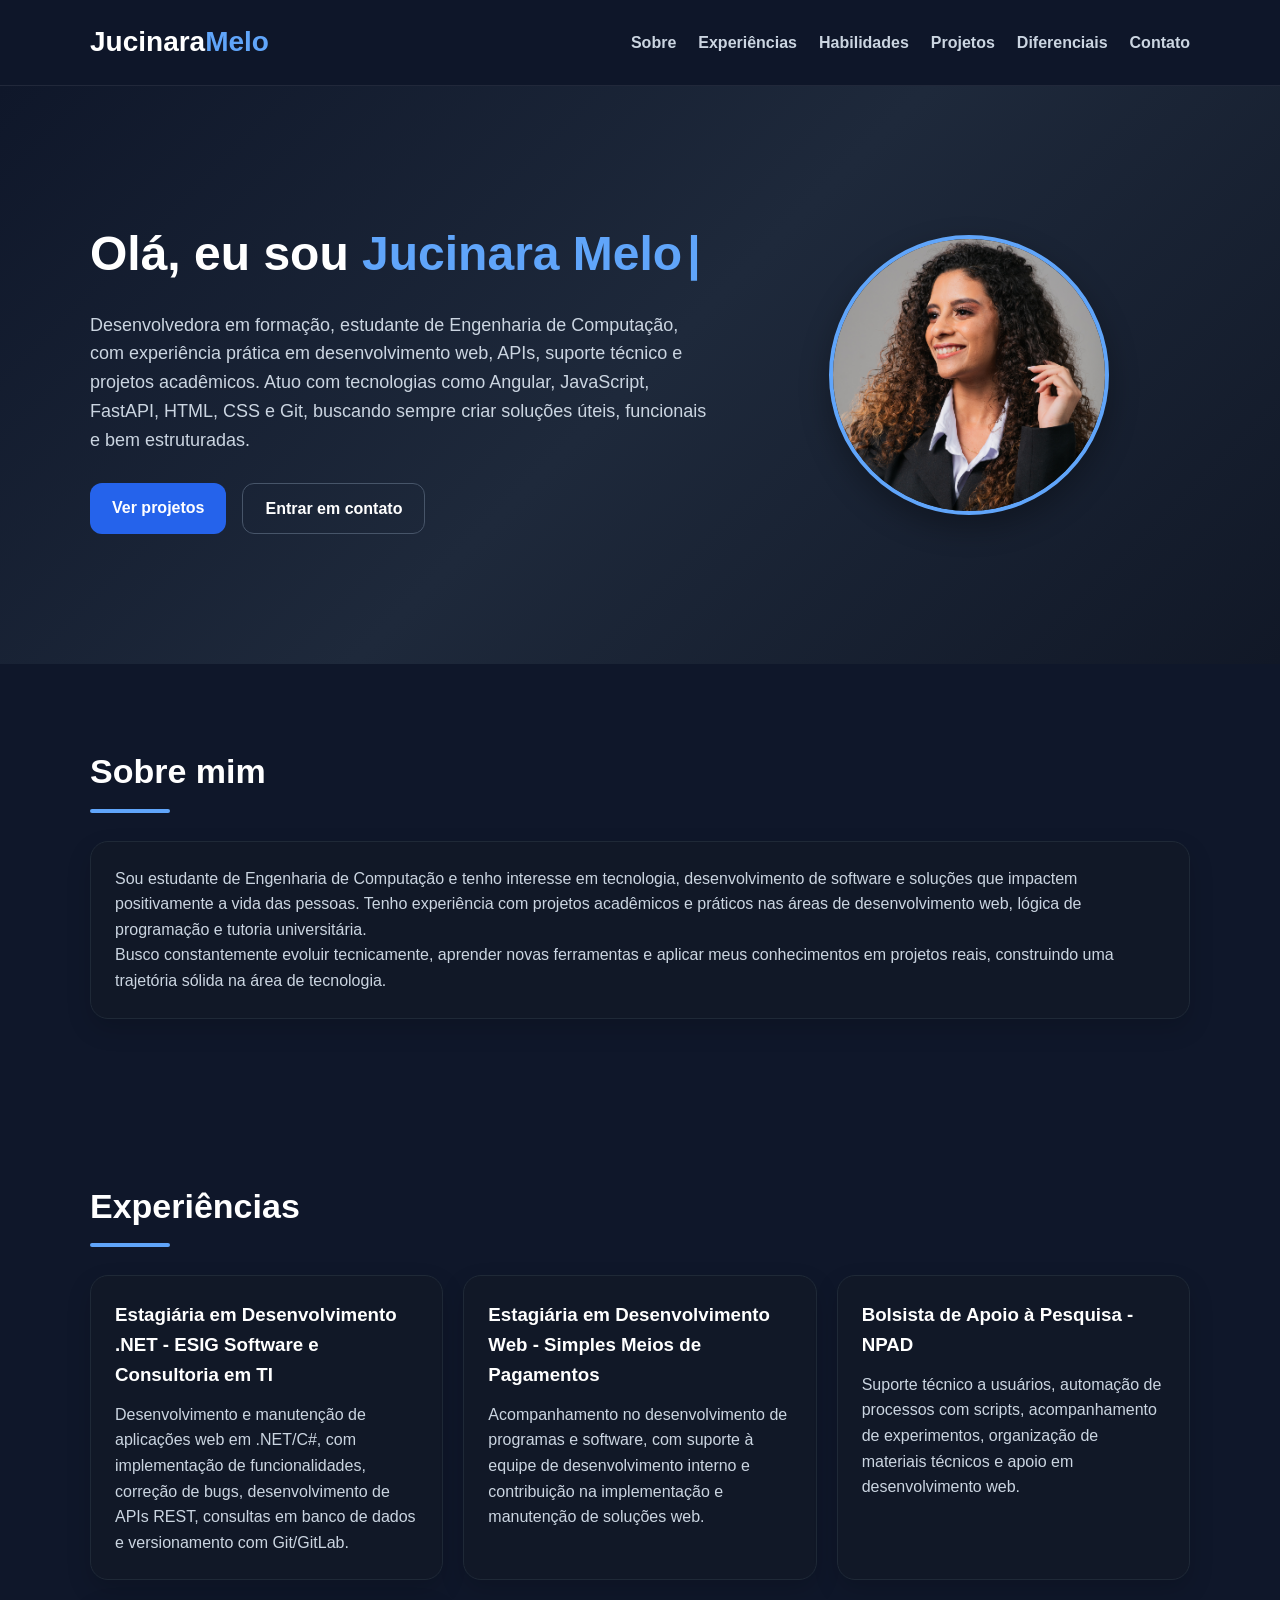
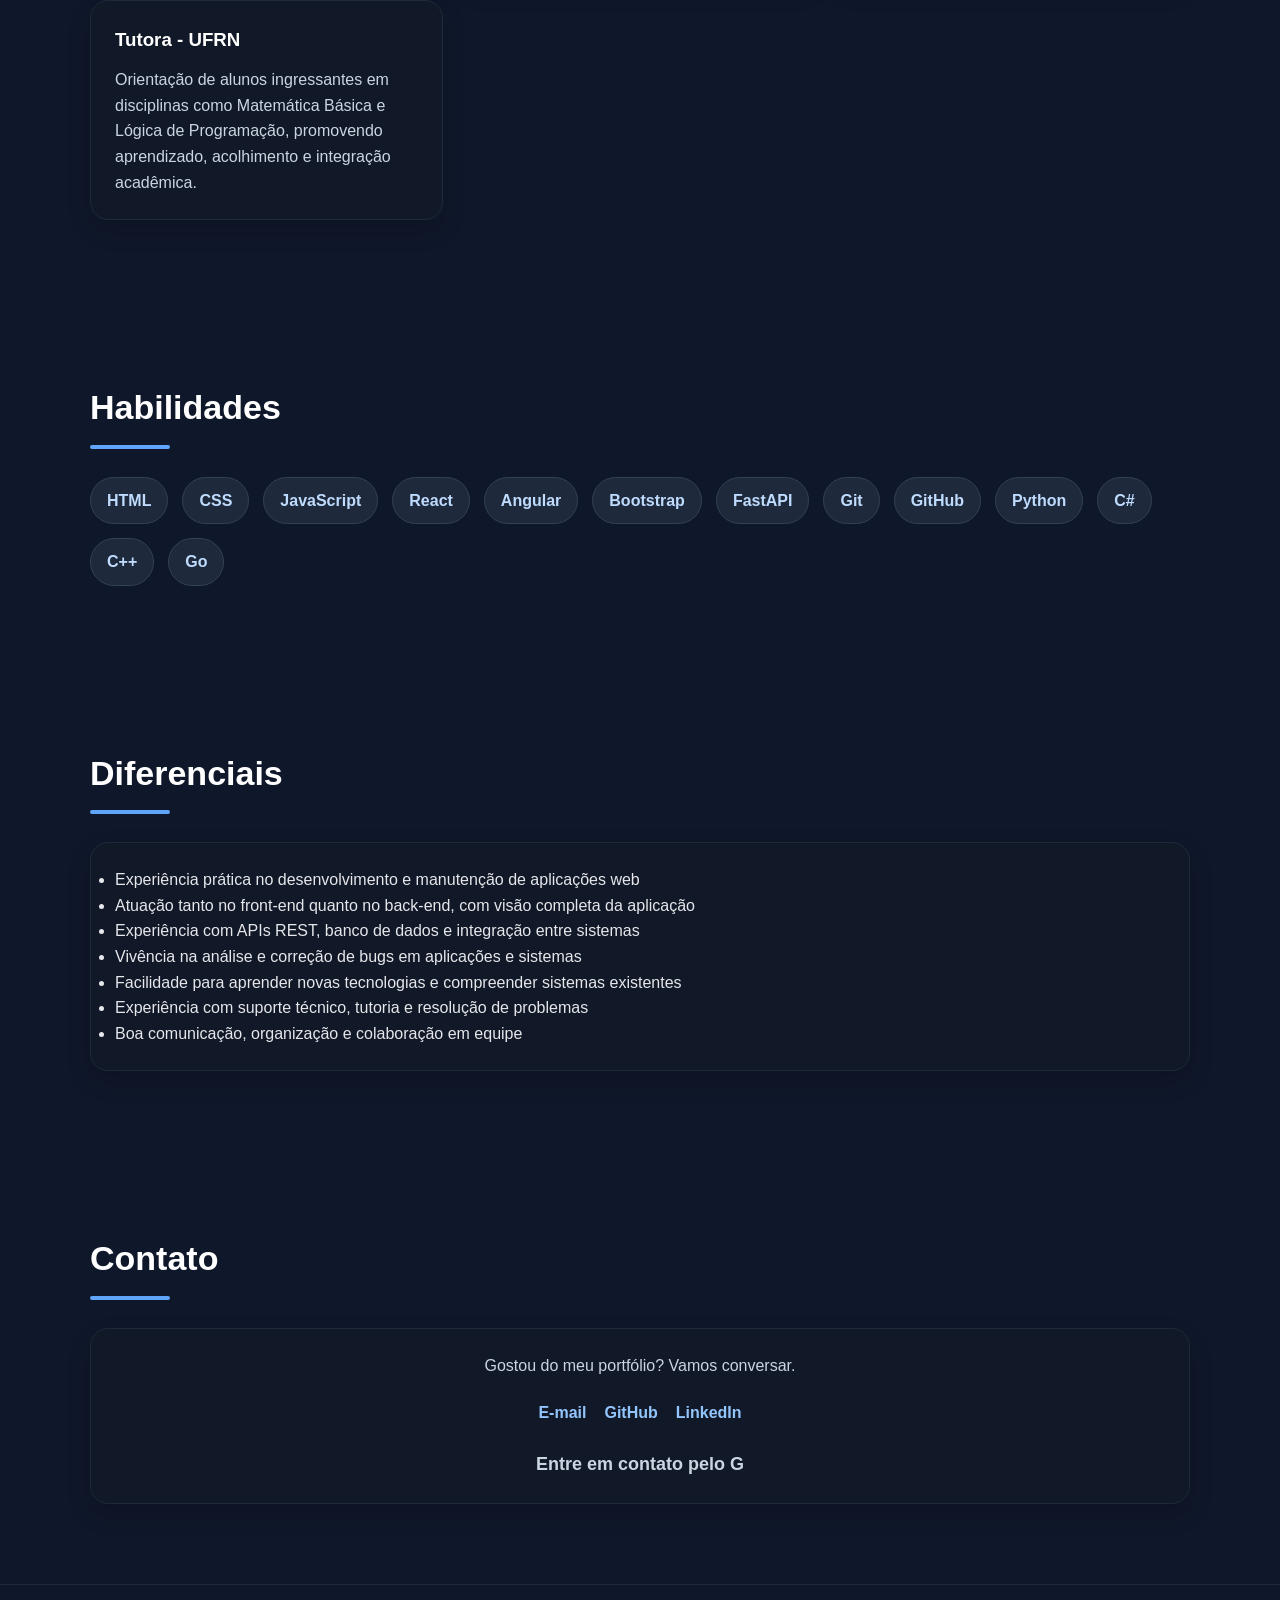
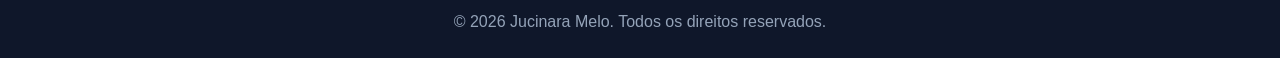
<file: index.html>
<!DOCTYPE html>
<html lang="pt-BR">
<head>
  <meta charset="UTF-8" />
  <meta name="viewport" content="width=device-width, initial-scale=1.0" />
  <title>Jucinara Melo | Portfólio</title>
  <link rel="stylesheet" href="style.css" />
</head>
<body>
  <header class="header">
    <div class="container nav">
      <h1 class="logo">Jucinara<span>Melo</span></h1>

      <nav>
        <ul class="menu">
          <li><a href="#sobre">Sobre</a></li>
          <li><a href="#experiencias">Experiências</a></li>
          <li><a href="#habilidades">Habilidades</a></li>
          <li><a href="projetos.html" target="_blank">Projetos</a></li>
          <li><a href="#diferenciais">Diferenciais</a></li>
          <li><a href="#contato">Contato</a></li>
        </ul>
      </nav>
    </div>
  </header>

  <main>
    <section class="hero">
      <div class="container hero-content">
        <div class="hero-text">
          <h2>
            <span class="texto-branco">Olá, eu sou </span>
            <span id="texto-digitando" class="texto-azul"></span>
          </h2>

          <p class="descricao">
            Desenvolvedora em formação, estudante de Engenharia de Computação, com experiência prática
            em desenvolvimento web, APIs, suporte técnico e projetos acadêmicos. Atuo com tecnologias
            como Angular, JavaScript, FastAPI, HTML, CSS e Git, buscando sempre criar soluções úteis,
            funcionais e bem estruturadas.
          </p>

          <div class="hero-buttons">
            <a href="projetos.html" target="_blank" class="btn primary">Ver projetos</a>
            <a href="#contato" class="btn secondary">Entrar em contato</a>
          </div>
        </div>

        <div class="hero-card">
          <img src="foto/foto-jucinara.jpg" alt="Foto de Jucinara Melo" class="foto-perfil" />
        </div>
      </div>
    </section>

    <section id="sobre" class="section">
      <div class="container">
        <h2 class="section-title">Sobre mim</h2>
        <div class="card">
          <p>
            Sou estudante de Engenharia de Computação e tenho interesse em tecnologia,
            desenvolvimento de software e soluções que impactem positivamente a vida das pessoas.
            Tenho experiência com projetos acadêmicos e práticos nas áreas de desenvolvimento web,
            lógica de programação e tutoria universitária.
          </p>
          <p>
            Busco constantemente evoluir tecnicamente, aprender novas ferramentas e aplicar meus
            conhecimentos em projetos reais, construindo uma trajetória sólida na área de tecnologia.
          </p>
        </div>
      </div>
    </section>

    <section id="experiencias" class="section">
      <div class="container">
        <h2 class="section-title">Experiências</h2>

        <div class="grid cards-grid">

          <article class="card destaque-hover">
            <h3>Estagiária em Desenvolvimento .NET - ESIG Software e Consultoria em TI</h3>
            <p>
              Desenvolvimento e manutenção de aplicações web em .NET/C#, com implementação de funcionalidades, 
              correção de bugs, desenvolvimento de APIs REST, consultas em banco de dados e versionamento com Git/GitLab.
            </p>
          </article>

          <article class="card destaque-hover">
            <h3>Estagiária em Desenvolvimento Web - Simples Meios de Pagamentos</h3>
            <p>
              Acompanhamento no desenvolvimento de programas e software, com suporte à equipe
              de desenvolvimento interno e contribuição na implementação e manutenção de soluções web.
            </p>
          </article>

          <article class="card destaque-hover">
            <h3>Bolsista de Apoio à Pesquisa - NPAD</h3>
            <p>
              Suporte técnico a usuários, automação de processos com scripts, acompanhamento de
              experimentos, organização de materiais técnicos e apoio em desenvolvimento web.
            </p>
          </article>

          <article class="card destaque-hover">
            <h3>Tutora - UFRN</h3>
            <p>
              Orientação de alunos ingressantes em disciplinas como Matemática Básica e Lógica de
              Programação, promovendo aprendizado, acolhimento e integração acadêmica.
            </p>
          </article>
        </div>
      </div>
    </section>

    <section id="habilidades" class="section">
      <div class="container">
        <h2 class="section-title">Habilidades</h2>
        <div class="skills">
          <span>HTML</span>
          <span>CSS</span>
          <span>JavaScript</span>
          <span>React</span>
          <span>Angular</span>
          <span>Bootstrap</span>
          <span>FastAPI</span>
          <span>Git</span>
          <span>GitHub</span>
          <span>Python</span>
          <span>C#</span>
          <span>C++</span>
          <span>Go</span>
        </div>
      </div>
    </section>

    <section id="diferenciais" class="section">
      <div class="container">
        <h2 class="section-title">Diferenciais</h2>
        <div class="card">
          <ul class="lista-diferenciais">
            <li>Experiência prática no desenvolvimento e manutenção de aplicações web</li>
            <li>Atuação tanto no front-end quanto no back-end, com visão completa da aplicação</li>
            <li>Experiência com APIs REST, banco de dados e integração entre sistemas</li>
            <li>Vivência na análise e correção de bugs em aplicações e sistemas</li>
            <li>Facilidade para aprender novas tecnologias e compreender sistemas existentes</li>
            <li>Experiência com suporte técnico, tutoria e resolução de problemas</li>
            <li>Boa comunicação, organização e colaboração em equipe</li>
          </ul>
        </div>
      </div>
    </section>

    <section id="contato" class="section">
      <div class="container">
        <h2 class="section-title">Contato</h2>
        <div class="card contato-card">
          <p>Gostou do meu portfólio? Vamos conversar.</p>

          <div class="contato-links">
            <a href="https://mail.google.com/mail/?view=cm&to=jucinaramelo10@gmail.com" target="_blank">E-mail</a>
            <a href="https://github.com/jucinaramelo" target="_blank">GitHub</a>
            <a href="https://www.linkedin.com/in/jucinara-melo-eng-computer" target="_blank">LinkedIn</a>
          </div>

          <p id="mensagem-dinamica" class="mensagem-dinamica"></p>
        </div>
      </div>
    </section>
  </main>

  <footer class="footer">
    <div class="container">
      <p>© 2026 Jucinara Melo. Todos os direitos reservados.</p>
    </div>
  </footer>

  <script src="script.js"></script>
</body>
</html>
</file>
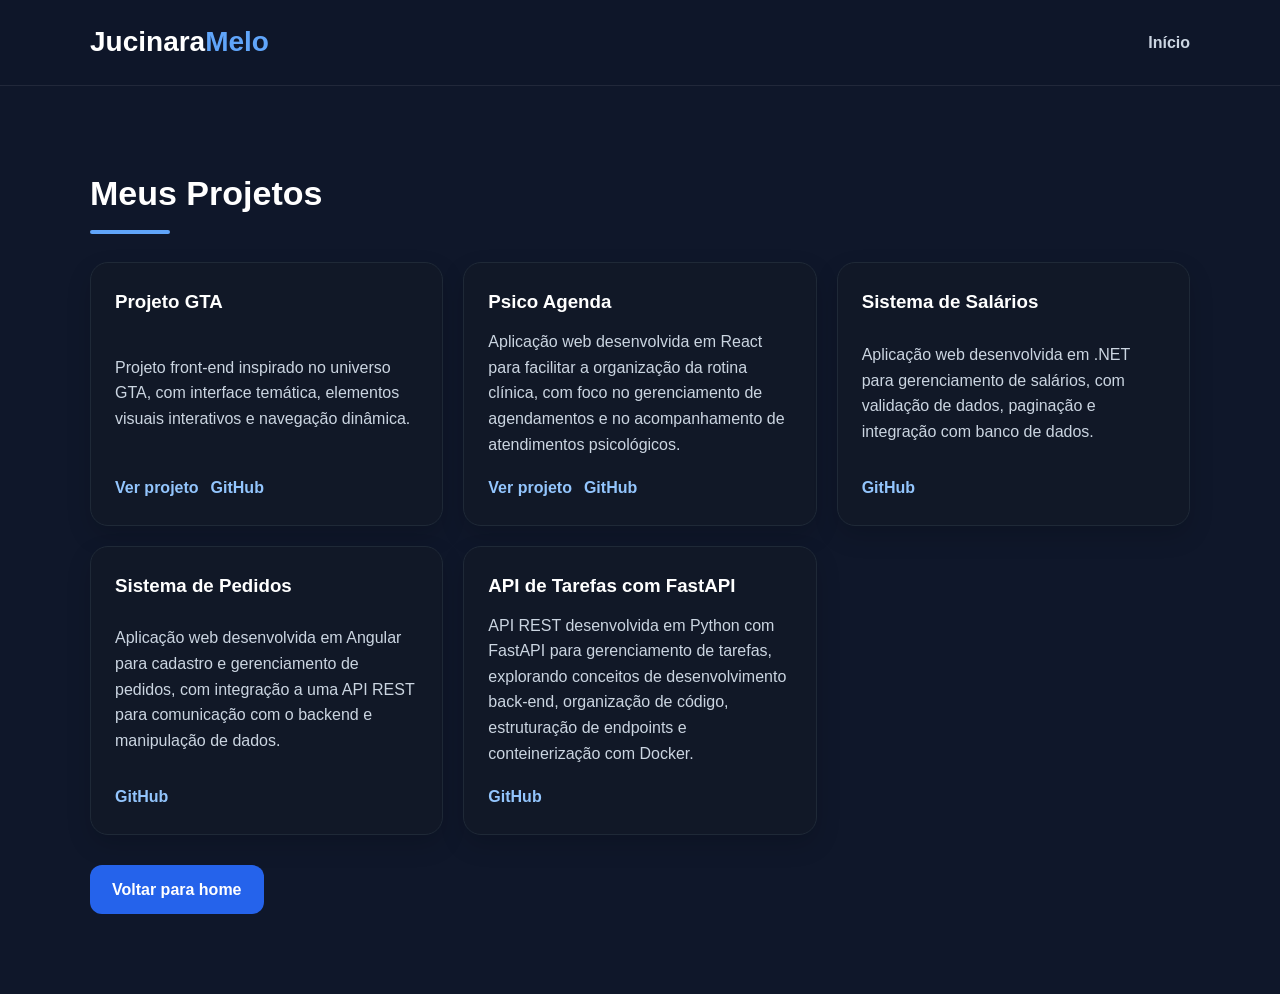
<file: projetos.html>
<!DOCTYPE html>
<html lang="pt-BR">
<head>
  <meta charset="UTF-8">
  <meta name="viewport" content="width=device-width, initial-scale=1.0">
  <title>Projetos | Jucinara Melo</title>
  <link rel="stylesheet" href="style.css">
</head>
<body>
  <header class="header">
    <div class="container nav">
      <h1 class="logo">Jucinara<span>Melo</span></h1>

      <nav>
        <ul class="menu">
          <li><a href="index.html">Início</a></li>
        </ul>
      </nav>
    </div>
  </header>

  <main>
    <section class="section">
      <div class="container">
        <h2 class="section-title">Meus Projetos</h2>

        <div class="grid cards-grid">
          <article class="card projeto-card destaque-hover">
            <h3>Projeto GTA</h3>
            <p>
              Projeto front-end inspirado no universo GTA, com interface
              temática, elementos visuais interativos e navegação dinâmica.
            </p>
            <div class="projeto-links">
              <a href="https://jucinaramelo.github.io/projeto-gta/" target="_blank">Ver projeto</a>
              <a href="https://github.com/jucinaramelo/projeto-gta" target="_blank">GitHub</a>
            </div>
          </article>

          <article class="card projeto-card destaque-hover">
            <h3>Psico Agenda</h3>
            <p>
              Aplicação web desenvolvida em React para facilitar a organização
              da rotina clínica, com foco no gerenciamento de agendamentos
              e no acompanhamento de atendimentos psicológicos.
            </p>
            <div class="projeto-links">
              <a href="https://psico-agenda-pi.vercel.app/" target="_blank">Ver projeto</a>
              <a href="https://github.com/jucinaramelo/psico-agenda-frontend" target="_blank">GitHub</a>
            </div>
          </article>

          <article class="card projeto-card destaque-hover">
            <h3>Sistema de Salários</h3>
            <p>
              Aplicação web desenvolvida em .NET para gerenciamento de salários,
              com validação de dados, paginação e integração com banco de dados.
            </p>
            <div class="projeto-links">
              <a href="https://github.com/jucinaramelo/sistema-salarios" target="_blank">GitHub</a>
            </div>
          </article>

          <article class="card projeto-card destaque-hover">
            <h3>Sistema de Pedidos</h3>
            <p>
              Aplicação web desenvolvida em Angular para cadastro e gerenciamento
              de pedidos, com integração a uma API REST para comunicação com o
              backend e manipulação de dados.
            </p>
            <div class="projeto-links">
              <a href="https://github.com/jucinaramelo/frontend" target="_blank">GitHub</a>
            </div>
          </article>

          <article class="card projeto-card destaque-hover">
            <h3>API de Tarefas com FastAPI</h3>
            <p>
              API REST desenvolvida em Python com FastAPI para gerenciamento de tarefas,
              explorando conceitos de desenvolvimento back-end, organização de código,
              estruturação de endpoints e conteinerização com Docker.
            </p>
            <div class="projeto-links">
              <a href="https://github.com/jucinaramelo/api-backend" target="_blank">GitHub</a>
            </div>
          </article>
        </div>

        <div style="margin-top: 30px;">
          <a class="btn primary" href="index.html">Voltar para home</a>
        </div>
      </div>
    </section>
  </main>
</body>
</html>
</file>
<file: style.css>
* {
  margin: 0;
  padding: 0;
  box-sizing: border-box;
}

html {
  scroll-behavior: smooth;
}

body {
  font-family: Arial, sans-serif;
  background: #0f172a;
  color: #e5e7eb;
  line-height: 1.6;
}

.container {
  width: 90%;
  max-width: 1100px;
  margin: 0 auto;
}

.header {
  position: sticky;
  top: 0;
  z-index: 1000;
  background: rgba(15, 23, 42, 0.92);
  backdrop-filter: blur(10px);
  border-bottom: 1px solid rgba(255, 255, 255, 0.08);
}

.nav {
  display: flex;
  justify-content: space-between;
  align-items: center;
  padding: 20px 0;
}

.logo {
  font-size: 28px;
  color: #ffffff;
}

.logo span {
  color: #60a5fa;
}

.menu {
  list-style: none;
  display: flex;
  gap: 22px;
  flex-wrap: wrap;
}

.menu a {
  text-decoration: none;
  color: #cbd5e1;
  font-weight: bold;
  transition: 0.3s;
}

.menu a:hover {
  color: #60a5fa;
}

.hero {
  padding: 60px 0;
  display: flex;
  align-items: center;
  background: linear-gradient(135deg, #0f172a, #1e293b, #111827);
}

.hero-content {
  display: grid;
  grid-template-columns: 1.4fr 1fr;
  gap: 40px;
  align-items: center;
  padding: 70px 0;
}

.tag {
  display: inline-block;
  background: rgba(96, 165, 250, 0.15);
  color: #93c5fd;
  padding: 8px 14px;
  border-radius: 999px;
  margin-bottom: 20px;
  font-size: 14px;
}

.hero-text h2 {
  font-size: 48px;
  margin-bottom: 18px;
  color: #ffffff;
}

.descricao {
  font-size: 18px;
  color: #cbd5e1;
  max-width: 650px;
  margin-bottom: 28px;
}

.hero-buttons {
  display: flex;
  gap: 16px;
  flex-wrap: wrap;
}

.btn {
  display: inline-block;
  text-decoration: none;
  padding: 12px 22px;
  border-radius: 12px;
  font-weight: bold;
  border: none;
  cursor: pointer;
  transition: 0.3s;
}

.primary {
  background: #2563eb;
  color: #fff;
}

.primary:hover {
  background: #1d4ed8;
  transform: translateY(-2px);
}

.secondary {
  background: transparent;
  color: #fff;
  border: 1px solid #475569;
}

.secondary:hover {
  border-color: #60a5fa;
  color: #60a5fa;
}

.hero-card {
  display: flex;
  justify-content: center;
  align-items: center;
}

.foto-perfil {
  width: 280px;
  height: 280px;
  object-fit: cover;
  border-radius: 50%;
  border: 4px solid #60a5fa;
  box-shadow: 0 12px 30px rgba(0, 0, 0, 0.3);
}

.section {
  padding: 80px 0;
}

.section-title {
  font-size: 34px;
  margin-bottom: 28px;
  color: #ffffff;
  position: relative;
}

.section-title::after {
  content: "";
  display: block;
  width: 80px;
  height: 4px;
  background: #60a5fa;
  margin-top: 10px;
  border-radius: 999px;
}

.card {
  background: #111827;
  border: 1px solid #1f2937;
  padding: 24px;
  border-radius: 18px;
  box-shadow: 0 10px 25px rgba(0, 0, 0, 0.15);
}

.grid.cards-grid {
  display: grid;
  grid-template-columns: repeat(auto-fit, minmax(280px, 1fr));
  gap: 20px;
}

.destaque-hover {
  transition: transform 0.3s ease, border-color 0.3s ease, box-shadow 0.3s ease;
}

.destaque-hover:hover {
  transform: translateY(-6px);
  border-color: #60a5fa;
  box-shadow: 0 16px 30px rgba(0, 0, 0, 0.22);
}

.card h3 {
  color: #ffffff;
  margin-bottom: 12px;
}

.card p {
  color: #cbd5e1;
}

.skills {
  display: flex;
  flex-wrap: wrap;
  gap: 14px;
}

.skills span {
  background: #1e293b;
  color: #bfdbfe;
  border: 1px solid #334155;
  padding: 10px 16px;
  border-radius: 999px;
  font-weight: bold;
  transition: 0.3s;
}

.skills span:hover {
  background: #2563eb;
  color: white;
  transform: translateY(-2px);
}

.projeto-card {
  display: flex;
  flex-direction: column;
  justify-content: space-between;
}

.projeto-links {
  margin-top: 18px;
  display: flex;
  gap: 12px;
  flex-wrap: wrap;
}

.projeto-links a,
.contato-links a {
  text-decoration: none;
  color: #93c5fd;
  font-weight: bold;
  transition: 0.3s;
}

.projeto-links a:hover,
.contato-links a:hover {
  color: #60a5fa;
}

.mensagem-dinamica {
  margin-top: 24px;
  color: #93c5fd;
  font-weight: bold;
  font-size: 18px;
  min-height: 28px;
}

#texto-digitando::after {
  content: "|";
  animation: piscar 1s infinite;
  margin-left: 5px;
}

@keyframes piscar {
  0% { opacity: 1; }
  50% { opacity: 0; }
  100% { opacity: 1; }
}

.texto-branco {
  color: #ffffff;
}

.texto-azul {
  color: #60a5fa;
}

.contato-card {
  text-align: center;
}

.contato-links {
  margin: 22px 0 10px;
  display: flex;
  justify-content: center;
  gap: 18px;
  flex-wrap: wrap;
}

#mensagem {
  margin-top: 16px;
  color: #93c5fd;
  font-weight: bold;
}

.footer {
  text-align: center;
  padding: 24px 0;
  border-top: 1px solid rgba(255, 255, 255, 0.08);
  color: #94a3b8;
}

@media (max-width: 900px) {
  .hero-content {
    grid-template-columns: 1fr;
    text-align: center;
  }

  .hero-buttons {
    justify-content: center;
  }

  .hero-text h2 {
    font-size: 38px;
  }

  .nav {
    flex-direction: column;
    gap: 15px;
  }

  .menu {
    justify-content: center;
  }
}

@media (max-width: 600px) {
  .hero-text h2 {
    font-size: 30px;
  }

  .section-title {
    font-size: 28px;
  }

  .descricao {
    font-size: 16px;
  }

  .foto-perfil {
    width: 220px;
    height: 220px;
  }
}
</file>
